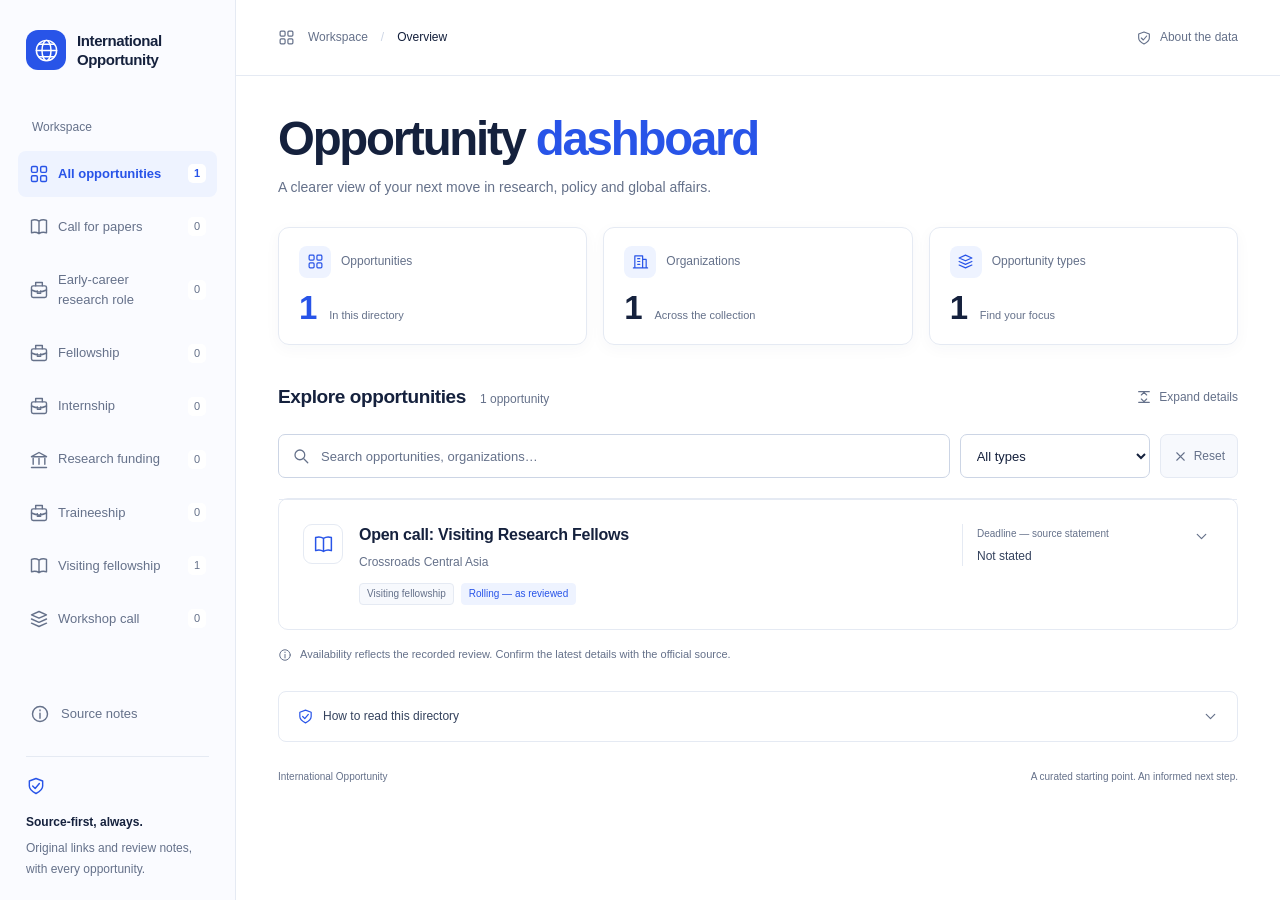
<file: docs/index.html>
<!doctype html>
<html lang="en">
<head>
  <meta charset="utf-8">
  <meta name="viewport" content="width=device-width, initial-scale=1">
  <meta name="description" content="Explore a curated directory of international research, funding and policy opportunities, with original sources and review notes.">
  <title>Opportunity dashboard — International Opportunity</title>
  <link rel="stylesheet" href="beta.css">
</head>
<body>
  <svg class="icon-library" xmlns="http://www.w3.org/2000/svg" aria-hidden="true">
    <symbol id="i-globe" viewBox="0 0 24 24"><circle cx="12" cy="12" r="9"/><ellipse cx="12" cy="12" rx="4" ry="9"/><path d="M3 12h18M5 6.5h14M5 17.5h14"/></symbol>
    <symbol id="i-grid" viewBox="0 0 24 24"><rect x="3" y="3" width="7" height="7" rx="1.5"/><rect x="14" y="3" width="7" height="7" rx="1.5"/><rect x="3" y="14" width="7" height="7" rx="1.5"/><rect x="14" y="14" width="7" height="7" rx="1.5"/></symbol>
    <symbol id="i-search" viewBox="0 0 24 24"><circle cx="10.5" cy="10.5" r="6.5"/><path d="m16 16 5 5"/></symbol>
    <symbol id="i-book" viewBox="0 0 24 24"><path d="M12 5c-3-2-6-2-9-1v15c3-1 6-1 9 1 3-2 6-2 9-1V4c-3-1-6-1-9 1v15Z"/></symbol>
    <symbol id="i-grant" viewBox="0 0 24 24"><path d="m3 8 9-5 9 5M3 21h18M5 10v7m7-7v7m7-7v7M4 8h16"/></symbol>
    <symbol id="i-briefcase" viewBox="0 0 24 24"><rect x="3" y="7" width="18" height="14" rx="2"/><path d="M8 7V3h8v4M3 12c6 3 12 3 18 0M10 13v3h4v-3"/></symbol>
    <symbol id="i-layers" viewBox="0 0 24 24"><path d="m3 7 9-4 9 4-9 4-9-4Zm0 5 9 4 9-4M3 17l9 4 9-4"/></symbol>
    <symbol id="i-building" viewBox="0 0 24 24"><path d="M4 21V4h11v17M15 9h5v12M2 21h20M8 8h3M8 12h3M8 16h3"/></symbol>
    <symbol id="i-shield" viewBox="0 0 24 24"><path d="m12 3 8 3v6c0 5-8 9-8 9s-8-4-8-9V6l8-3Z"/><path d="m8 12 3 3 5-6"/></symbol>
    <symbol id="i-info" viewBox="0 0 24 24"><circle cx="12" cy="12" r="9"/><path d="M12 11v6M12 7v1"/></symbol>
    <symbol id="i-chevron" viewBox="0 0 24 24"><path d="m6 9 6 6 6-6"/></symbol>
    <symbol id="i-external" viewBox="0 0 24 24"><path d="M14 4h6v6M20 4 10 14M10 4H4v16h16v-6"/></symbol>
    <symbol id="i-close" viewBox="0 0 24 24"><path d="m6 6 12 12M6 18 18 6"/></symbol>
    <symbol id="i-expand" viewBox="0 0 24 24"><path d="M4 4h16M4 20h16m-12-11 4-4 4 4m-8 6 4 4 4-4"/></symbol>
  </svg>
  <a class="skip-link" href="#browse">Skip to opportunities</a>
  <div class="app-shell" id="top">
    <aside class="sidebar" aria-label="Directory navigation">
      <a class="brand" href="#top" aria-label="International Opportunity home">
        <span class="brand-symbol"><svg class="icon" aria-hidden="true"><use href="#i-globe"/></svg></span>
        <span class="brand-name">International <br>Opportunity</span>
      </a>
      <div class="nav-section-label">Workspace</div>
      <nav class="navigation" aria-label="Opportunity categories">
        <button class="nav-type active" type="button" data-type="" aria-pressed="true" aria-label="All opportunities">
          <svg class="icon" aria-hidden="true"><use href="#i-grid"/></svg><span class="nav-label">All opportunities</span><span class="nav-count">12</span>
        </button>
        <button class="nav-type" type="button" data-type="Call for papers" aria-pressed="false" aria-label="Call for papers"><svg class="icon" aria-hidden="true"><use href="#i-book"/></svg><span class="nav-label">Call for papers</span><span class="nav-count">2</span></button><button class="nav-type" type="button" data-type="Early-career research role" aria-pressed="false" aria-label="Early-career research role"><svg class="icon" aria-hidden="true"><use href="#i-briefcase"/></svg><span class="nav-label">Early-career research role</span><span class="nav-count">2</span></button><button class="nav-type" type="button" data-type="Fellowship" aria-pressed="false" aria-label="Fellowship"><svg class="icon" aria-hidden="true"><use href="#i-briefcase"/></svg><span class="nav-label">Fellowship</span><span class="nav-count">1</span></button><button class="nav-type" type="button" data-type="Internship" aria-pressed="false" aria-label="Internship"><svg class="icon" aria-hidden="true"><use href="#i-briefcase"/></svg><span class="nav-label">Internship</span><span class="nav-count">2</span></button><button class="nav-type" type="button" data-type="Research funding" aria-pressed="false" aria-label="Research funding"><svg class="icon" aria-hidden="true"><use href="#i-grant"/></svg><span class="nav-label">Research funding</span><span class="nav-count">2</span></button><button class="nav-type" type="button" data-type="Traineeship" aria-pressed="false" aria-label="Traineeship"><svg class="icon" aria-hidden="true"><use href="#i-briefcase"/></svg><span class="nav-label">Traineeship</span><span class="nav-count">1</span></button><button class="nav-type" type="button" data-type="Visiting fellowship" aria-pressed="false" aria-label="Visiting fellowship"><svg class="icon" aria-hidden="true"><use href="#i-book"/></svg><span class="nav-label">Visiting fellowship</span><span class="nav-count">1</span></button><button class="nav-type" type="button" data-type="Workshop call" aria-pressed="false" aria-label="Workshop call"><svg class="icon" aria-hidden="true"><use href="#i-layers"/></svg><span class="nav-label">Workshop call</span><span class="nav-count">1</span></button>
      </nav>
      <div class="sidebar-bottom">
        <a class="notes-link" href="#about"><svg class="icon" aria-hidden="true"><use href="#i-info"/></svg><span>Source notes</span></a>
        <div class="source-note"><svg class="icon" aria-hidden="true"><use href="#i-shield"/></svg><strong>Source-first, always.</strong><p>Original links and review notes, with every opportunity.</p></div>
        <div class="sidebar-foot"><span>International Opportunity</span><span class="beta-label">Beta</span></div>
      </div>
    </aside>
    <div class="workspace">
      <header class="topbar"><div class="breadcrumb"><svg class="icon" aria-hidden="true"><use href="#i-grid"/></svg><span>Workspace</span><span class="breadcrumb-divider">/</span><strong>Overview</strong></div><a href="#about" class="topbar-note"><svg class="icon" aria-hidden="true"><use href="#i-shield"/></svg>About the data</a></header>
      <div class="workspace-content">
        <section class="page-heading" aria-labelledby="page-title"><h1 id="page-title">Opportunity <span>dashboard</span></h1><p>A clearer view of your next move in research, policy and global affairs.</p></section>
        <section class="metrics" aria-label="Directory overview">
          <div class="metric stat"><div class="metric-label"><span class="metric-icon"><svg class="icon" aria-hidden="true"><use href="#i-grid"/></svg></span>Opportunities</div><div class="metric-value"><strong id="total-count">12</strong><span>In this directory</span></div></div>
          <div class="metric"><div class="metric-label"><span class="metric-icon"><svg class="icon" aria-hidden="true"><use href="#i-building"/></svg></span>Organizations</div><div class="metric-value"><strong id="organization-count">11</strong><span>Across the collection</span></div></div>
          <div class="metric"><div class="metric-label"><span class="metric-icon"><svg class="icon" aria-hidden="true"><use href="#i-layers"/></svg></span>Opportunity types</div><div class="metric-value"><strong id="type-count">8</strong><span>Find your focus</span></div></div>
        </section>
        <main id="browse" tabindex="-1">
          <div class="directory-heading"><div><h2>Explore opportunities</h2><p id="count" role="status" aria-live="polite" aria-atomic="true">12 opportunities</p></div><button class="text-button" id="expand-all" type="button" hidden><svg class="icon" aria-hidden="true"><use href="#i-expand"/></svg><span>Expand details</span></button></div>
          <section class="toolbar" aria-label="Filter opportunities">
            <label class="search-label" for="search"><span class="sr-only">Search the directory</span><svg class="icon" aria-hidden="true"><use href="#i-search"/></svg><input id="search" type="search" placeholder="Search opportunities, organizations…" autocomplete="off" aria-controls="list"></label>
            <label class="type-label" for="type"><span class="sr-only">Opportunity type</span><select id="type" aria-controls="list"><option value="">All types</option><option>Call for papers</option><option>Early-career research role</option><option>Fellowship</option><option>Internship</option><option>Research funding</option><option>Traineeship</option><option>Visiting fellowship</option><option>Workshop call</option></select></label>
            <button class="reset-button" id="reset" type="button" disabled><svg class="icon" aria-hidden="true"><use href="#i-close"/></svg>Reset</button>
          </section>
          <noscript><p class="noscript-notice">Enable JavaScript to search and filter. Expand any listing below to read its details; confirm deadlines with the official source.</p></noscript>
          <div class="list" id="list"><article class="card" data-expires="2026-11-15T11:00:00+00:00" data-search="validated-opportunity:d244c81e872682e91ee8a5f43c5d8ff407a2e12aeb01e2d702b61a2381c13c65 policy and political affairs trainee epp group traineeship needs verification open 15.11.2026 12:00 (cet) needs verification needs verification https://www.eppgroup.eu/who-we-are/traineeships-programmes/policy-and-political-affairs-trainee  verified official source; current application evidence reviewed 2026-11-01 2026-11-01" data-type="Traineeship" data-organization="EPP Group"><details class="record"><summary class="record-summary"><span class="record-icon"><svg class="icon" aria-hidden="true"><use href="#i-briefcase"/></svg></span><div class="record-heading"><h3 class="title">Policy and Political Affairs Trainee</h3><p class="organization">EPP Group</p><div class="chips"><span class="chip">Traineeship</span><span class="chip status">Open — as reviewed</span></div></div><div class="deadline"><span>Deadline — source statement</span><strong>15.11.2026 12:00 (CET)</strong></div><svg class="icon chevron" aria-hidden="true"><use href="#i-chevron"/></svg></summary><div class="details"><div class="detail-grid"><div class="field"><b>Organization</b><span>EPP Group</span></div><div class="field unresolved"><b>Geography</b><span>Needs verification</span></div><div class="field unresolved"><b>Funding — source statement</b><span>Needs verification</span></div><div class="field unresolved"><b>Eligibility</b><span>Needs verification</span></div></div><div class="card-footer"><div><p class="verification"><svg class="icon" aria-hidden="true"><use href="#i-shield"/></svg>Verified official source; current application evidence reviewed</p><p class="meta-check"><span>Source last checked: 2026-11-01</span><span>Reviewed: 2026-11-01</span></p></div><div class="links"><a href="https://www.eppgroup.eu/who-we-are/traineeships-programmes/policy-and-political-affairs-trainee" target="_blank" rel="noopener noreferrer">Official details<svg class="icon" aria-hidden="true"><use href="#i-external"/></svg><span class="sr-only"> (opens in a new tab)</span></a></div></div></div></details></article>
<article class="card" data-expires="2026-11-08T22:59:00+00:00" data-search="validated-opportunity:25255271fac04f89221ba8f177fab171eb3f6ff8993e08e41f18c4a8f3c79b84 research assistant – green transition and sustainable societies centre for european policy studies early-career research role needs verification rolling 8 november 2026, 23:59 cet needs verification needs verification https://cdn.ceps.eu/2026/10/ercc_vacancy_research-assistant_october-2026.pdf  verified official source; current application evidence reviewed 2026-11-01 2026-11-01" data-type="Early-career research role" data-organization="Centre for European Policy Studies"><details class="record"><summary class="record-summary"><span class="record-icon"><svg class="icon" aria-hidden="true"><use href="#i-briefcase"/></svg></span><div class="record-heading"><h3 class="title">Research Assistant – Green transition and sustainable societies</h3><p class="organization">Centre for European Policy Studies</p><div class="chips"><span class="chip">Early-career research role</span><span class="chip status">Rolling — as reviewed</span></div></div><div class="deadline"><span>Deadline — source statement</span><strong>8 November 2026, 23:59 CET</strong></div><svg class="icon chevron" aria-hidden="true"><use href="#i-chevron"/></svg></summary><div class="details"><div class="detail-grid"><div class="field"><b>Organization</b><span>Centre for European Policy Studies</span></div><div class="field unresolved"><b>Geography</b><span>Needs verification</span></div><div class="field unresolved"><b>Funding — source statement</b><span>Needs verification</span></div><div class="field unresolved"><b>Eligibility</b><span>Needs verification</span></div></div><div class="card-footer"><div><p class="verification"><svg class="icon" aria-hidden="true"><use href="#i-shield"/></svg>Verified official source; current application evidence reviewed</p><p class="meta-check"><span>Source last checked: 2026-11-01</span><span>Reviewed: 2026-11-01</span></p></div><div class="links"><a href="https://cdn.ceps.eu/2026/10/ERCC_Vacancy_Research-Assistant_October-2026.pdf" target="_blank" rel="noopener noreferrer">Official details<svg class="icon" aria-hidden="true"><use href="#i-external"/></svg><span class="sr-only"> (opens in a new tab)</span></a></div></div></div></details></article>
<article class="card" data-expires="2026-11-08T22:59:00+00:00" data-search="validated-opportunity:626e47471c046580b785a8bdc3d72cfc1575cf733df90f0b5305b52e402eab95 research assistant – enlargement programme centre for european policy studies early-career research role needs verification rolling 8 november 2026, 23:59 cet needs verification needs verification https://cdn.ceps.eu/2026/10/job-advert-enlargement-programme.pdf  verified official source; current application evidence reviewed 2026-11-01 2026-11-01" data-type="Early-career research role" data-organization="Centre for European Policy Studies"><details class="record"><summary class="record-summary"><span class="record-icon"><svg class="icon" aria-hidden="true"><use href="#i-briefcase"/></svg></span><div class="record-heading"><h3 class="title">Research Assistant – Enlargement Programme</h3><p class="organization">Centre for European Policy Studies</p><div class="chips"><span class="chip">Early-career research role</span><span class="chip status">Rolling — as reviewed</span></div></div><div class="deadline"><span>Deadline — source statement</span><strong>8 November 2026, 23:59 CET</strong></div><svg class="icon chevron" aria-hidden="true"><use href="#i-chevron"/></svg></summary><div class="details"><div class="detail-grid"><div class="field"><b>Organization</b><span>Centre for European Policy Studies</span></div><div class="field unresolved"><b>Geography</b><span>Needs verification</span></div><div class="field unresolved"><b>Funding — source statement</b><span>Needs verification</span></div><div class="field unresolved"><b>Eligibility</b><span>Needs verification</span></div></div><div class="card-footer"><div><p class="verification"><svg class="icon" aria-hidden="true"><use href="#i-shield"/></svg>Verified official source; current application evidence reviewed</p><p class="meta-check"><span>Source last checked: 2026-11-01</span><span>Reviewed: 2026-11-01</span></p></div><div class="links"><a href="https://cdn.ceps.eu/2026/10/Job-advert-enlargement-programme.pdf" target="_blank" rel="noopener noreferrer">Official details<svg class="icon" aria-hidden="true"><use href="#i-external"/></svg><span class="sr-only"> (opens in a new tab)</span></a></div></div></div></details></article>
<article class="card" data-expires="2026-11-09T12:00:00+00:00" data-search="validated-opportunity:c5f6762c0c3c9b46e62865f5455173de5cbd1fd9c496ff648135443400f6aedc internship opportunities at isdp – spring 2027 institute for security and development policy internship needs verification open november 8, 2026 needs verification needs verification https://www.isdp.eu/internship-opportunities-at-isdp-spring-2027/  verified official source; current application evidence reviewed 2026-11-01 2026-11-01" data-type="Internship" data-organization="Institute for Security and Development Policy"><details class="record"><summary class="record-summary"><span class="record-icon"><svg class="icon" aria-hidden="true"><use href="#i-briefcase"/></svg></span><div class="record-heading"><h3 class="title">Internship Opportunities at ISDP – Spring 2027</h3><p class="organization">Institute for Security and Development Policy</p><div class="chips"><span class="chip">Internship</span><span class="chip status">Open — as reviewed</span></div></div><div class="deadline"><span>Deadline — source statement</span><strong>November 8, 2026</strong></div><svg class="icon chevron" aria-hidden="true"><use href="#i-chevron"/></svg></summary><div class="details"><div class="detail-grid"><div class="field"><b>Organization</b><span>Institute for Security and Development Policy</span></div><div class="field unresolved"><b>Geography</b><span>Needs verification</span></div><div class="field unresolved"><b>Funding — source statement</b><span>Needs verification</span></div><div class="field unresolved"><b>Eligibility</b><span>Needs verification</span></div></div><div class="card-footer"><div><p class="verification"><svg class="icon" aria-hidden="true"><use href="#i-shield"/></svg>Verified official source; current application evidence reviewed</p><p class="meta-check"><span>Source last checked: 2026-11-01</span><span>Reviewed: 2026-11-01</span></p></div><div class="links"><a href="https://www.isdp.eu/internship-opportunities-at-isdp-spring-2027/" target="_blank" rel="noopener noreferrer">Official details<svg class="icon" aria-hidden="true"><use href="#i-external"/></svg><span class="sr-only"> (opens in a new tab)</span></a></div></div></div></details></article>
<article class="card" data-expires="2026-11-15T22:59:00+00:00" data-search="validated-opportunity:86f8d483b58419c2a019e5035515559467481e9f9362d145e363ac3967111f66 project communications and impact stockholm environment institute internship needs verification open 15 november 2026 at 23:59 stockholm time needs verification needs verification https://www.sei.org/people/jobs/project-communications-internship/  verified official source; current application evidence reviewed 2026-11-01 2026-11-01" data-type="Internship" data-organization="Stockholm Environment Institute"><details class="record"><summary class="record-summary"><span class="record-icon"><svg class="icon" aria-hidden="true"><use href="#i-briefcase"/></svg></span><div class="record-heading"><h3 class="title">Project communications and impact</h3><p class="organization">Stockholm Environment Institute</p><div class="chips"><span class="chip">Internship</span><span class="chip status">Open — as reviewed</span></div></div><div class="deadline"><span>Deadline — source statement</span><strong>15 November 2026 at 23:59 Stockholm time</strong></div><svg class="icon chevron" aria-hidden="true"><use href="#i-chevron"/></svg></summary><div class="details"><div class="detail-grid"><div class="field"><b>Organization</b><span>Stockholm Environment Institute</span></div><div class="field unresolved"><b>Geography</b><span>Needs verification</span></div><div class="field unresolved"><b>Funding — source statement</b><span>Needs verification</span></div><div class="field unresolved"><b>Eligibility</b><span>Needs verification</span></div></div><div class="card-footer"><div><p class="verification"><svg class="icon" aria-hidden="true"><use href="#i-shield"/></svg>Verified official source; current application evidence reviewed</p><p class="meta-check"><span>Source last checked: 2026-11-01</span><span>Reviewed: 2026-11-01</span></p></div><div class="links"><a href="https://www.sei.org/people/jobs/project-communications-internship/" target="_blank" rel="noopener noreferrer">Official details<svg class="icon" aria-hidden="true"><use href="#i-external"/></svg><span class="sr-only"> (opens in a new tab)</span></a></div></div></div></details></article>
<article class="card" data-expires="2026-11-05T12:00:00+00:00" data-search="validated-opportunity:886d725af213fd38f9a6ab5836ae73be2e6549ca9f96460d12d50d114afdbf50 2027 ipsa world congress international political science association call for papers needs verification open 4 november 2026 needs verification needs verification https://www.ipsa.org/na/news/call-papers-2027-ipsa-world-congress-now-open  verified official source; current application evidence reviewed 2026-11-01 2026-11-01" data-type="Call for papers" data-organization="International Political Science Association"><details class="record"><summary class="record-summary"><span class="record-icon"><svg class="icon" aria-hidden="true"><use href="#i-book"/></svg></span><div class="record-heading"><h3 class="title">2027 IPSA World Congress</h3><p class="organization">International Political Science Association</p><div class="chips"><span class="chip">Call for papers</span><span class="chip status">Open — as reviewed</span></div></div><div class="deadline"><span>Deadline — source statement</span><strong>4 November 2026</strong></div><svg class="icon chevron" aria-hidden="true"><use href="#i-chevron"/></svg></summary><div class="details"><div class="detail-grid"><div class="field"><b>Organization</b><span>International Political Science Association</span></div><div class="field unresolved"><b>Geography</b><span>Needs verification</span></div><div class="field unresolved"><b>Funding — source statement</b><span>Needs verification</span></div><div class="field unresolved"><b>Eligibility</b><span>Needs verification</span></div></div><div class="card-footer"><div><p class="verification"><svg class="icon" aria-hidden="true"><use href="#i-shield"/></svg>Verified official source; current application evidence reviewed</p><p class="meta-check"><span>Source last checked: 2026-11-01</span><span>Reviewed: 2026-11-01</span></p></div><div class="links"><a href="https://www.ipsa.org/na/news/call-papers-2027-ipsa-world-congress-now-open" target="_blank" rel="noopener noreferrer">Official details<svg class="icon" aria-hidden="true"><use href="#i-external"/></svg><span class="sr-only"> (opens in a new tab)</span></a></div></div></div></details></article>
<article class="card" data-expires="2026-11-07T12:00:00+00:00" data-search="validated-opportunity:0ab2a0d9c995cd9b03cfc07f8cf44a33ffa183c2f56fc31b876c73dde1b427f2 living together with fragments: methods, themes, and theories bisa call for papers needs verification open 6 november 2026 needs verification needs verification https://www.bisa.ac.uk/members/working-groups/cawp/news/call-papers-living-together-fragments-methods-themes-and-theories  verified official source; current application evidence reviewed 2026-11-01 2026-11-01" data-type="Call for papers" data-organization="BISA"><details class="record"><summary class="record-summary"><span class="record-icon"><svg class="icon" aria-hidden="true"><use href="#i-book"/></svg></span><div class="record-heading"><h3 class="title">Living together with fragments: Methods, themes, and theories</h3><p class="organization">BISA</p><div class="chips"><span class="chip">Call for papers</span><span class="chip status">Open — as reviewed</span></div></div><div class="deadline"><span>Deadline — source statement</span><strong>6 November 2026</strong></div><svg class="icon chevron" aria-hidden="true"><use href="#i-chevron"/></svg></summary><div class="details"><div class="detail-grid"><div class="field"><b>Organization</b><span>BISA</span></div><div class="field unresolved"><b>Geography</b><span>Needs verification</span></div><div class="field unresolved"><b>Funding — source statement</b><span>Needs verification</span></div><div class="field unresolved"><b>Eligibility</b><span>Needs verification</span></div></div><div class="card-footer"><div><p class="verification"><svg class="icon" aria-hidden="true"><use href="#i-shield"/></svg>Verified official source; current application evidence reviewed</p><p class="meta-check"><span>Source last checked: 2026-11-01</span><span>Reviewed: 2026-11-01</span></p></div><div class="links"><a href="https://www.bisa.ac.uk/members/working-groups/cawp/news/call-papers-living-together-fragments-methods-themes-and-theories" target="_blank" rel="noopener noreferrer">Official details<svg class="icon" aria-hidden="true"><use href="#i-external"/></svg><span class="sr-only"> (opens in a new tab)</span></a></div></div></div></details></article>
<article class="card" data-expires="2026-11-24T12:00:00+00:00" data-search="validated-opportunity:de0f8a6993855233663b5b7da8251a0f8b17cff72fc3aa5f5750d42b1f049aec ewis 2027 european international studies association workshop call needs verification open 23 november 2026 needs verification needs verification https://eisa-net.org/ewis-2027/call-for-workshop-proposals/  verified official source; current application evidence reviewed 2026-11-01 2026-11-01" data-type="Workshop call" data-organization="European International Studies Association"><details class="record"><summary class="record-summary"><span class="record-icon"><svg class="icon" aria-hidden="true"><use href="#i-layers"/></svg></span><div class="record-heading"><h3 class="title">EWIS 2027</h3><p class="organization">European International Studies Association</p><div class="chips"><span class="chip">Workshop call</span><span class="chip status">Open — as reviewed</span></div></div><div class="deadline"><span>Deadline — source statement</span><strong>23 November 2026</strong></div><svg class="icon chevron" aria-hidden="true"><use href="#i-chevron"/></svg></summary><div class="details"><div class="detail-grid"><div class="field"><b>Organization</b><span>European International Studies Association</span></div><div class="field unresolved"><b>Geography</b><span>Needs verification</span></div><div class="field unresolved"><b>Funding — source statement</b><span>Needs verification</span></div><div class="field unresolved"><b>Eligibility</b><span>Needs verification</span></div></div><div class="card-footer"><div><p class="verification"><svg class="icon" aria-hidden="true"><use href="#i-shield"/></svg>Verified official source; current application evidence reviewed</p><p class="meta-check"><span>Source last checked: 2026-11-01</span><span>Reviewed: 2026-11-01</span></p></div><div class="links"><a href="https://eisa-net.org/ewis-2027/call-for-workshop-proposals/" target="_blank" rel="noopener noreferrer">Official details<svg class="icon" aria-hidden="true"><use href="#i-external"/></svg><span class="sr-only"> (opens in a new tab)</span></a></div></div></div></details></article>
<article class="card" data-expires="2026-11-12T12:00:00+00:00" data-search="validated-opportunity:bc8817470ba085151044110190990d692a85a51ab3d1c223fe1a35ef64222d7f 2027 dalai lama fellows program dalai lama fellows fellowship needs verification open november 11, 2026 needs verification needs verification https://dalailamafellows.com/apply/  verified official source; current application evidence reviewed 2026-11-01 2026-11-01" data-type="Fellowship" data-organization="Dalai Lama Fellows"><details class="record"><summary class="record-summary"><span class="record-icon"><svg class="icon" aria-hidden="true"><use href="#i-briefcase"/></svg></span><div class="record-heading"><h3 class="title">2027 Dalai Lama Fellows program</h3><p class="organization">Dalai Lama Fellows</p><div class="chips"><span class="chip">Fellowship</span><span class="chip status">Open — as reviewed</span></div></div><div class="deadline"><span>Deadline — source statement</span><strong>November 11, 2026</strong></div><svg class="icon chevron" aria-hidden="true"><use href="#i-chevron"/></svg></summary><div class="details"><div class="detail-grid"><div class="field"><b>Organization</b><span>Dalai Lama Fellows</span></div><div class="field unresolved"><b>Geography</b><span>Needs verification</span></div><div class="field unresolved"><b>Funding — source statement</b><span>Needs verification</span></div><div class="field unresolved"><b>Eligibility</b><span>Needs verification</span></div></div><div class="card-footer"><div><p class="verification"><svg class="icon" aria-hidden="true"><use href="#i-shield"/></svg>Verified official source; current application evidence reviewed</p><p class="meta-check"><span>Source last checked: 2026-11-01</span><span>Reviewed: 2026-11-01</span></p></div><div class="links"><a href="https://dalailamafellows.com/apply/" target="_blank" rel="noopener noreferrer">Official details<svg class="icon" aria-hidden="true"><use href="#i-external"/></svg><span class="sr-only"> (opens in a new tab)</span></a></div></div></div></details></article>
<article class="card" data-expires="2026-11-03T12:00:00+00:00" data-search="validated-opportunity:fb0e7d7f0d23566262cc184bab20ae5a4a8b5f33b94ccdfd82b7b1cbb2487fc6 summer 2027 graduate global research fellows halle institute for global research and learning research funding needs verification open 11:59pm, monday, november 2, 2026 the program will fund up to twelve grants with maximum awards of $5,000/grant. needs verification https://halle.emory.edu/students/graduateglobalresearchfellows.html  verified official source; current application evidence reviewed 2026-11-01 2026-11-01" data-type="Research funding" data-organization="Halle Institute for Global Research and Learning"><details class="record"><summary class="record-summary"><span class="record-icon"><svg class="icon" aria-hidden="true"><use href="#i-grant"/></svg></span><div class="record-heading"><h3 class="title">Summer 2027 Graduate Global Research Fellows</h3><p class="organization">Halle Institute for Global Research and Learning</p><div class="chips"><span class="chip">Research funding</span><span class="chip status">Open — as reviewed</span></div></div><div class="deadline"><span>Deadline — source statement</span><strong>11:59pm, Monday, November 2, 2026</strong></div><svg class="icon chevron" aria-hidden="true"><use href="#i-chevron"/></svg></summary><div class="details"><div class="detail-grid"><div class="field"><b>Organization</b><span>Halle Institute for Global Research and Learning</span></div><div class="field unresolved"><b>Geography</b><span>Needs verification</span></div><div class="field"><b>Funding — source statement</b><span>The program will fund up to twelve grants with maximum awards of $5,000/grant.</span></div><div class="field unresolved"><b>Eligibility</b><span>Needs verification</span></div></div><div class="card-footer"><div><p class="verification"><svg class="icon" aria-hidden="true"><use href="#i-shield"/></svg>Verified official source; current application evidence reviewed</p><p class="meta-check"><span>Source last checked: 2026-11-01</span><span>Reviewed: 2026-11-01</span></p></div><div class="links"><a href="https://halle.emory.edu/students/graduateglobalresearchfellows.html" target="_blank" rel="noopener noreferrer">Official details<svg class="icon" aria-hidden="true"><use href="#i-external"/></svg><span class="sr-only"> (opens in a new tab)</span></a></div></div></div></details></article>
<article class="card" data-expires="2026-11-17T07:59:00+00:00" data-search="validated-opportunity:835aa367c1e229a15fdce0e9aa3a9d8e71bf97fa61b99168e14bfd3fd414c588 global perspectives awards global studies research funding needs verification open applications for winter break/quarter are due by 11:59 p.m. (pacific time) on november 16, 2026. awards are up to $4,000. needs verification https://sgs.stanford.edu/programs-funding/funding-students/global-perspectives-awards  verified official source; current application evidence reviewed 2026-11-01 2026-11-01" data-type="Research funding" data-organization="Global Studies"><details class="record"><summary class="record-summary"><span class="record-icon"><svg class="icon" aria-hidden="true"><use href="#i-grant"/></svg></span><div class="record-heading"><h3 class="title">Global Perspectives Awards</h3><p class="organization">Global Studies</p><div class="chips"><span class="chip">Research funding</span><span class="chip status">Open — as reviewed</span></div></div><div class="deadline"><span>Deadline — source statement</span><strong>Applications for winter break/quarter are due by 11:59 p.m. (Pacific time) on November 16, 2026.</strong></div><svg class="icon chevron" aria-hidden="true"><use href="#i-chevron"/></svg></summary><div class="details"><div class="detail-grid"><div class="field"><b>Organization</b><span>Global Studies</span></div><div class="field unresolved"><b>Geography</b><span>Needs verification</span></div><div class="field"><b>Funding — source statement</b><span>Awards are up to $4,000.</span></div><div class="field unresolved"><b>Eligibility</b><span>Needs verification</span></div></div><div class="card-footer"><div><p class="verification"><svg class="icon" aria-hidden="true"><use href="#i-shield"/></svg>Verified official source; current application evidence reviewed</p><p class="meta-check"><span>Source last checked: 2026-11-01</span><span>Reviewed: 2026-11-01</span></p></div><div class="links"><a href="https://sgs.stanford.edu/programs-funding/funding-students/global-perspectives-awards" target="_blank" rel="noopener noreferrer">Official details<svg class="icon" aria-hidden="true"><use href="#i-external"/></svg><span class="sr-only"> (opens in a new tab)</span></a></div></div></div></details></article>
<article class="card" data-expires="" data-search="validated-opportunity:0cb028c999e1f4aad2a6ed7585560c948729a3b5dd35eaf70bec4fdc9bea17a1 open call: visiting research fellows crossroads central asia visiting fellowship needs verification rolling not stated this is a self-funded position. needs verification https://crossroads-ca.org/open-call-visiting-research-fellows/  verified official source; current application evidence reviewed 2026-11-01 2026-11-01" data-type="Visiting fellowship" data-organization="Crossroads Central Asia"><details class="record"><summary class="record-summary"><span class="record-icon"><svg class="icon" aria-hidden="true"><use href="#i-book"/></svg></span><div class="record-heading"><h3 class="title">Open call: Visiting Research Fellows</h3><p class="organization">Crossroads Central Asia</p><div class="chips"><span class="chip">Visiting fellowship</span><span class="chip status">Rolling — as reviewed</span></div></div><div class="deadline"><span>Deadline — source statement</span><strong>Not stated</strong></div><svg class="icon chevron" aria-hidden="true"><use href="#i-chevron"/></svg></summary><div class="details"><div class="detail-grid"><div class="field"><b>Organization</b><span>Crossroads Central Asia</span></div><div class="field unresolved"><b>Geography</b><span>Needs verification</span></div><div class="field"><b>Funding — source statement</b><span>This is a self-funded position.</span></div><div class="field unresolved"><b>Eligibility</b><span>Needs verification</span></div></div><div class="card-footer"><div><p class="verification"><svg class="icon" aria-hidden="true"><use href="#i-shield"/></svg>Verified official source; current application evidence reviewed</p><p class="meta-check"><span>Source last checked: 2026-11-01</span><span>Reviewed: 2026-11-01</span></p></div><div class="links"><a href="https://crossroads-ca.org/open-call-visiting-research-fellows/" target="_blank" rel="noopener noreferrer">Official details<svg class="icon" aria-hidden="true"><use href="#i-external"/></svg><span class="sr-only"> (opens in a new tab)</span></a></div></div></div></details></article></div>
          <section class="empty" id="empty" hidden aria-labelledby="empty-title"><span class="empty-icon"><svg class="icon" aria-hidden="true"><use href="#i-search"/></svg></span><h3 id="empty-title">No current listings to show.</h3><p>Reviewed opportunities will appear here when available.</p><button class="primary-button" id="empty-reset" type="button" hidden>Clear filters</button></section>
          <p class="availability-note"><svg class="icon" aria-hidden="true"><use href="#i-info"/></svg>Availability reflects the recorded review. Confirm the latest details with the official source.</p>
        </main>
        <details class="about-panel" id="about"><summary><svg class="icon" aria-hidden="true"><use href="#i-shield"/></svg><span>How to read this directory</span><svg class="icon chevron" aria-hidden="true"><use href="#i-chevron"/></svg></summary><div><p>Actively curated Beta with incomplete coverage. Opportunity information can change. Confirm final application details on the linked official source.</p><p>Source statements are shown only where supported. “Needs verification” marks an unresolved field, not confirmed eligibility. Check the official call for complete conditions.</p><p>The totals above describe this collection. They do not measure global opportunity coverage.</p></div></details>
        <footer class="site-footer"><span>International Opportunity</span><span>A curated starting point. An informed next step.</span></footer>
      </div>
    </div>
  </div>
  <script>
const search=document.getElementById('search'), type=document.getElementById('type');
const cards=Array.from(document.querySelectorAll('article.card'));
const reset=document.getElementById('reset'), emptyReset=document.getElementById('empty-reset');
const expand=document.getElementById('expand-all'), navButtons=Array.from(document.querySelectorAll('.nav-type'));
function current(card){return !card.dataset.expires || Date.now()<Date.parse(card.dataset.expires);}
function updateExpand(){
  const visible=cards.filter(card=>!card.hidden);
  expand.hidden=visible.length===0;
  expand.querySelector('span').textContent=visible.length&&visible.every(card=>card.querySelector('details').open)?'Collapse details':'Expand details';
}
function filter(){
  const available=cards.filter(current);
  let count=0;
  cards.forEach(card=>{
    card.hidden=!(current(card)&&card.dataset.search.includes(search.value.trim().toLowerCase())&&(!type.value||card.dataset.type===type.value));
    if(!card.hidden)count++;
  });
  document.getElementById('count').textContent=count+(count===1?' opportunity':' opportunities');
  document.getElementById('empty').hidden=count!==0;
  document.getElementById('total-count').textContent=available.length;
  document.getElementById('organization-count').textContent=new Set(available.map(card=>card.dataset.organization)).size;
  document.getElementById('type-count').textContent=new Set(available.map(card=>card.dataset.type)).size;
  navButtons.forEach(button=>{
    const selected=button.dataset.type===type.value;
    button.classList.toggle('active',selected);button.setAttribute('aria-pressed',String(selected));
    button.querySelector('.nav-count').textContent=available.filter(card=>!button.dataset.type||card.dataset.type===button.dataset.type).length;
  });
  reset.disabled=!search.value&&!type.value;
  emptyReset.hidden=reset.disabled;
  document.getElementById('empty-title').textContent=reset.disabled?'No current listings to show.':'No matching opportunities.';
  document.querySelector('#empty p').textContent=reset.disabled?'Reviewed opportunities will appear here when available.':'Try another keyword or clear your filters to explore the directory.';
  updateExpand();
}
function clearFilters(){search.value='';type.value='';filter();search.focus();}
search.addEventListener('input',filter);type.addEventListener('change',filter);
reset.addEventListener('click',clearFilters);emptyReset.addEventListener('click',clearFilters);
navButtons.forEach(button=>button.addEventListener('click',()=>{type.value=button.dataset.type;filter();}));
expand.addEventListener('click',()=>{
  const visible=cards.filter(card=>!card.hidden), open=!visible.every(card=>card.querySelector('details').open);
  visible.forEach(card=>card.querySelector('details').open=open);updateExpand();
});
cards.forEach(card=>card.querySelector('details').addEventListener('toggle',updateExpand));
document.querySelectorAll('a[href="#about"]').forEach(link=>link.addEventListener('click',()=>{document.getElementById('about').open=true;}));
window.addEventListener('focus',filter);setInterval(filter,60000);filter();
  </script>
</body>
</html>
</file>
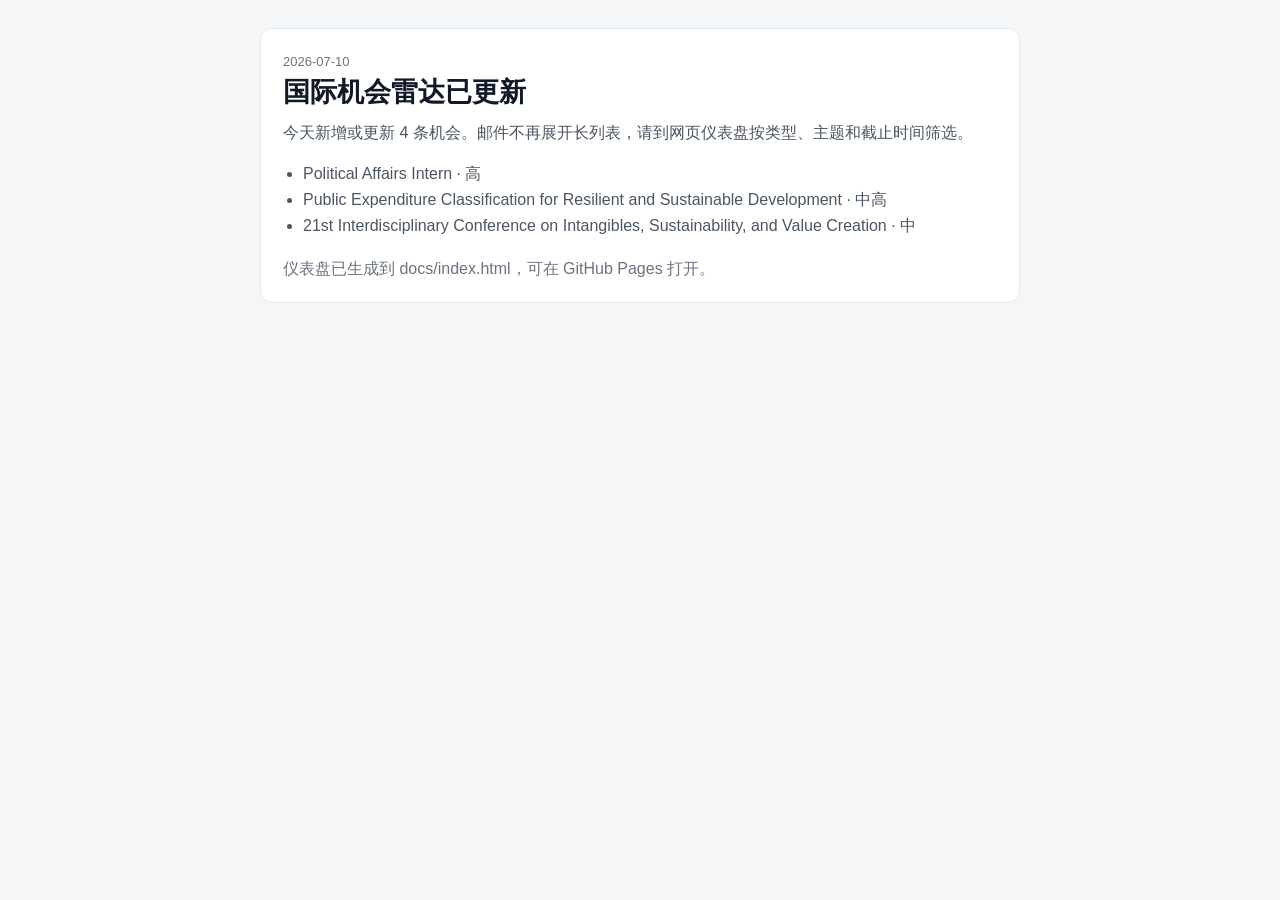
<file: 06-邮件输出/2026-07-10-机会提醒.html>
<!doctype html>
<html lang="zh-CN">
<head>
  <meta charset="utf-8">
  <title>国际机会雷达已更新</title>
</head>
<body style="margin:0;background:#f4f6f8;font-family:-apple-system,BlinkMacSystemFont,'Segoe UI','PingFang SC',sans-serif;line-height:1.65;color:#1f2937;">
  <main style="max-width:760px;margin:0 auto;padding:28px 18px;">
    <header style="background:#ffffff;border:1px solid #e2e8f0;border-radius:12px;padding:22px 22px 20px;margin-bottom:18px;">
      <div style="font-size:13px;color:#6b7280;margin-bottom:4px;">2026-07-10</div>
      <h1 style="font-size:27px;line-height:1.25;margin:0;color:#111827;">国际机会雷达已更新</h1>
      <p style="margin:10px 0 0;color:#4b5563;">今天新增或更新 4 条机会。邮件不再展开长列表，请到网页仪表盘按类型、主题和截止时间筛选。</p>
      <ul style="margin:14px 0 0;padding-left:20px;color:#4b5563;"><li>Political Affairs Intern · 高</li><li>Public Expenditure Classification for Resilient and Sustainable Development · 中高</li><li>21st Interdisciplinary Conference on Intangibles, Sustainability, and Value Creation · 中</li></ul>
      <p style="margin:16px 0 0;color:#6b7280;">仪表盘已生成到 docs/index.html，可在 GitHub Pages 打开。</p>
    </header>
  </main>
</body>
</html>
</file>
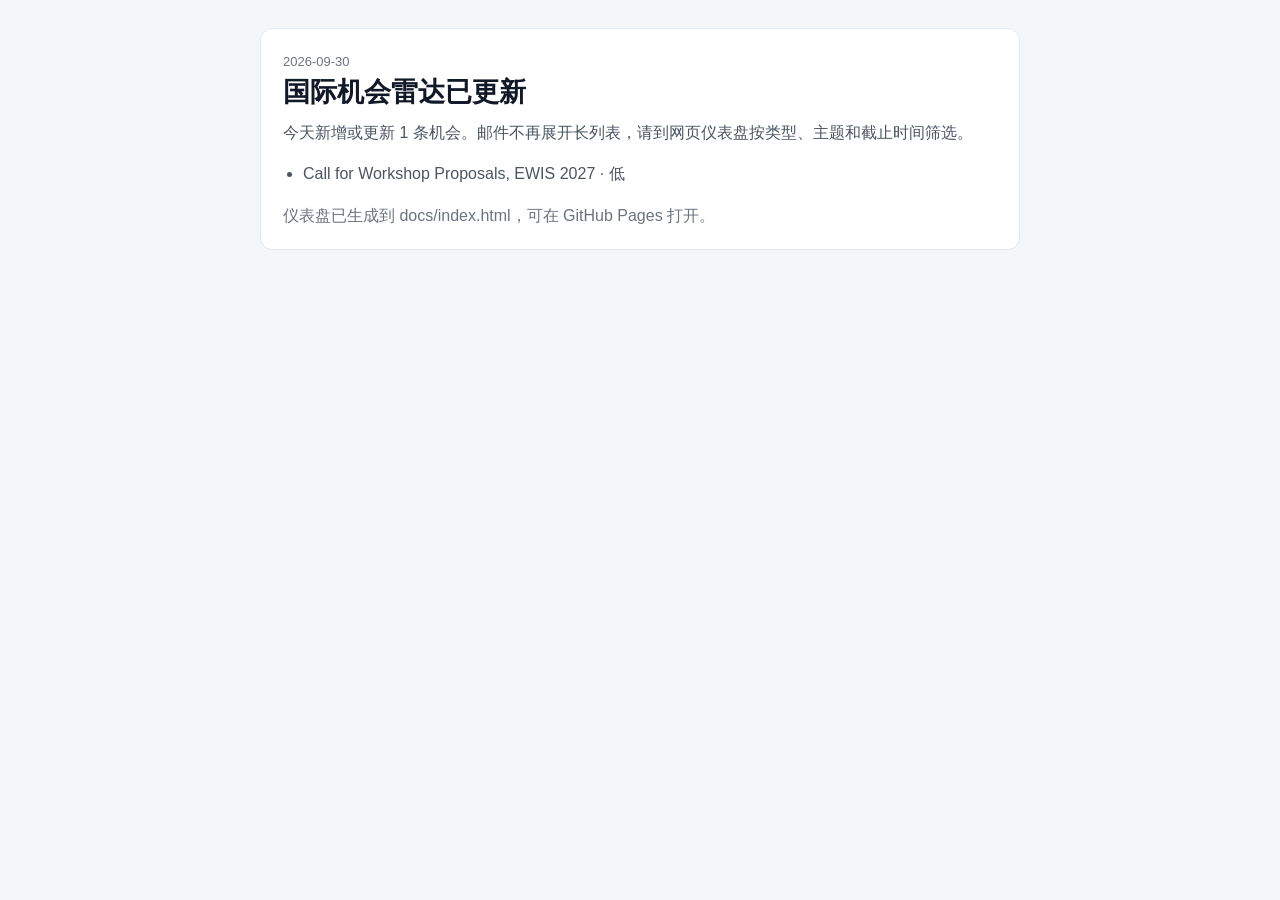
<file: 06-邮件输出/2026-09-30-每周汇总.html>
<!doctype html>
<html lang="zh-CN">
<head>
  <meta charset="utf-8">
  <title>国际机会雷达已更新</title>
</head>
<body style="margin:0;background:#f4f6f8;font-family:-apple-system,BlinkMacSystemFont,'Segoe UI','PingFang SC',sans-serif;line-height:1.65;color:#1f2937;">
  <main style="max-width:760px;margin:0 auto;padding:28px 18px;">
    <header style="background:#ffffff;border:1px solid #e2e8f0;border-radius:12px;padding:22px 22px 20px;margin-bottom:18px;">
      <div style="font-size:13px;color:#6b7280;margin-bottom:4px;">2026-09-30</div>
      <h1 style="font-size:27px;line-height:1.25;margin:0;color:#111827;">国际机会雷达已更新</h1>
      <p style="margin:10px 0 0;color:#4b5563;">今天新增或更新 1 条机会。邮件不再展开长列表，请到网页仪表盘按类型、主题和截止时间筛选。</p>
      <ul style="margin:14px 0 0;padding-left:20px;color:#4b5563;"><li>Call for Workshop Proposals, EWIS 2027 · 低</li></ul>
      <p style="margin:16px 0 0;color:#6b7280;">仪表盘已生成到 docs/index.html，可在 GitHub Pages 打开。</p>
    </header>
  </main>
</body>
</html>
</file>
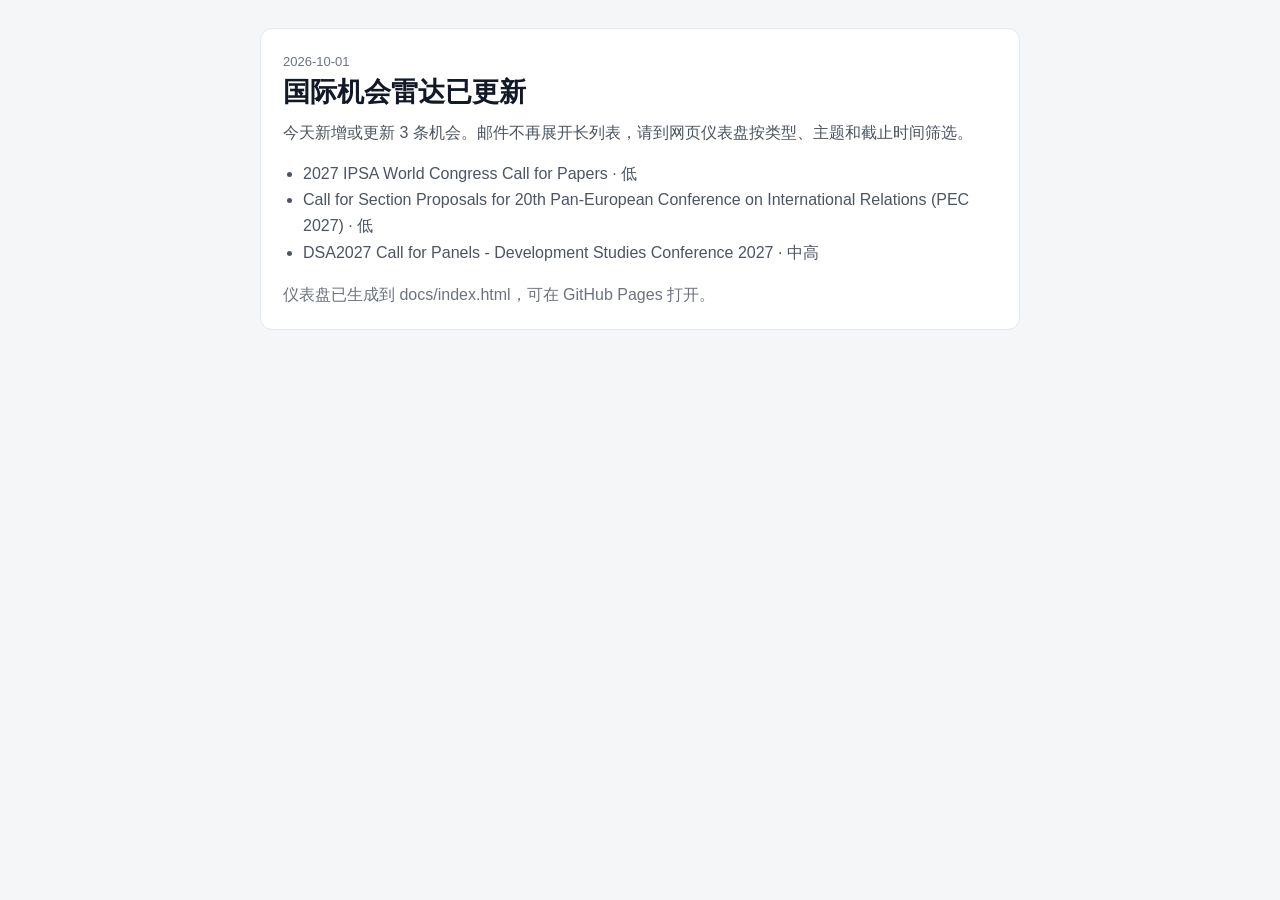
<file: 06-邮件输出/2026-10-01-每周汇总.html>
<!doctype html>
<html lang="zh-CN">
<head>
  <meta charset="utf-8">
  <title>国际机会雷达已更新</title>
</head>
<body style="margin:0;background:#f4f6f8;font-family:-apple-system,BlinkMacSystemFont,'Segoe UI','PingFang SC',sans-serif;line-height:1.65;color:#1f2937;">
  <main style="max-width:760px;margin:0 auto;padding:28px 18px;">
    <header style="background:#ffffff;border:1px solid #e2e8f0;border-radius:12px;padding:22px 22px 20px;margin-bottom:18px;">
      <div style="font-size:13px;color:#6b7280;margin-bottom:4px;">2026-10-01</div>
      <h1 style="font-size:27px;line-height:1.25;margin:0;color:#111827;">国际机会雷达已更新</h1>
      <p style="margin:10px 0 0;color:#4b5563;">今天新增或更新 3 条机会。邮件不再展开长列表，请到网页仪表盘按类型、主题和截止时间筛选。</p>
      <ul style="margin:14px 0 0;padding-left:20px;color:#4b5563;"><li>2027 IPSA World Congress Call for Papers · 低</li><li>Call for Section Proposals for 20th Pan-European Conference on International Relations (PEC 2027) · 低</li><li>DSA2027 Call for Panels - Development Studies Conference 2027 · 中高</li></ul>
      <p style="margin:16px 0 0;color:#6b7280;">仪表盘已生成到 docs/index.html，可在 GitHub Pages 打开。</p>
    </header>
  </main>
</body>
</html>
</file>
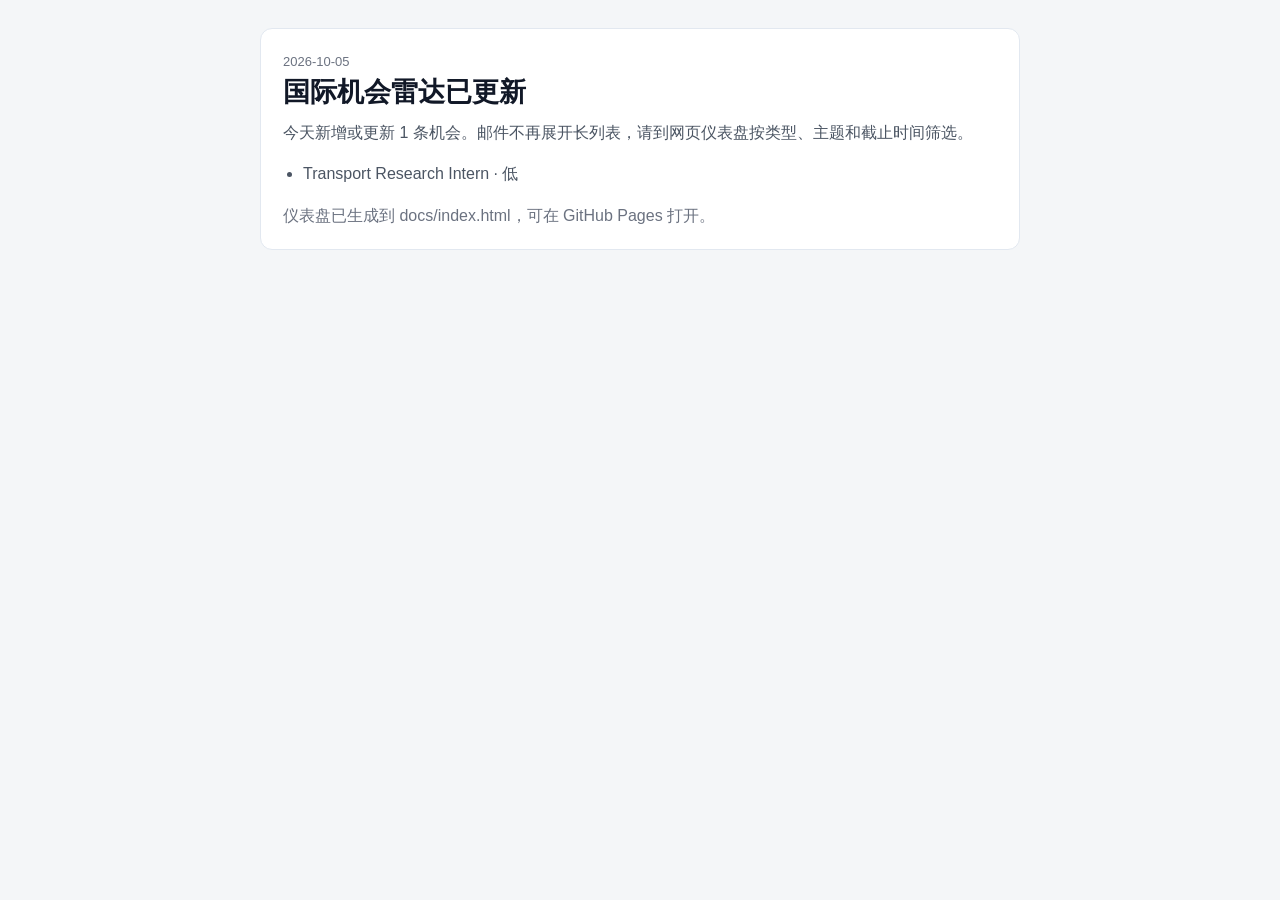
<file: 06-邮件输出/2026-10-05-每周汇总.html>
<!doctype html>
<html lang="zh-CN">
<head>
  <meta charset="utf-8">
  <title>国际机会雷达已更新</title>
</head>
<body style="margin:0;background:#f4f6f8;font-family:-apple-system,BlinkMacSystemFont,'Segoe UI','PingFang SC',sans-serif;line-height:1.65;color:#1f2937;">
  <main style="max-width:760px;margin:0 auto;padding:28px 18px;">
    <header style="background:#ffffff;border:1px solid #e2e8f0;border-radius:12px;padding:22px 22px 20px;margin-bottom:18px;">
      <div style="font-size:13px;color:#6b7280;margin-bottom:4px;">2026-10-05</div>
      <h1 style="font-size:27px;line-height:1.25;margin:0;color:#111827;">国际机会雷达已更新</h1>
      <p style="margin:10px 0 0;color:#4b5563;">今天新增或更新 1 条机会。邮件不再展开长列表，请到网页仪表盘按类型、主题和截止时间筛选。</p>
      <ul style="margin:14px 0 0;padding-left:20px;color:#4b5563;"><li>Transport Research Intern · 低</li></ul>
      <p style="margin:16px 0 0;color:#6b7280;">仪表盘已生成到 docs/index.html，可在 GitHub Pages 打开。</p>
    </header>
  </main>
</body>
</html>
</file>
<file: docs/beta.css>
/* International Opportunity — white and cobalt dashboard. */
:root {
  color-scheme: light;
  --surface:#ffffff;
  --sidebar:#fafbff;
  --ink:#15213d;
  --text:#34425d;
  --muted:#65718a;
  --accent:#2854e8;
  --accent-hover:#1e40bd;
  --blue-wash:#eef3ff;
  --line:#e5eaf3;
  --input-border:#ccd5e5;
  --subtle:#f7f9fd;
  --focus:#2854e8;
  --shadow:0 4px 16px rgba(22,43,85,.035);
  --font:-apple-system,BlinkMacSystemFont,"Segoe UI",Arial,sans-serif;
}
* { box-sizing:border-box; }
html { scroll-padding-top:24px; }
body { margin:0; background:var(--surface); color:var(--text); font:14px/1.55 var(--font); -webkit-font-smoothing:antialiased; }
a { color:inherit; text-underline-offset:4px; }
button,input,select { font:inherit; }
button { cursor:pointer; }
button:disabled { cursor:default; color:var(--muted); background:var(--subtle); border-color:var(--line); }
button:active:not(:disabled) { transform:translateY(1px); }
a:focus-visible,button:focus-visible,input:focus-visible,select:focus-visible,summary:focus-visible,[tabindex]:focus-visible { outline:3px solid var(--focus); outline-offset:4px; }
[hidden] { display:none!important; }
.sr-only { position:absolute; width:1px; height:1px; padding:0; margin:-1px; overflow:hidden; clip-path:inset(50%); white-space:nowrap; border:0; }
.icon-library { position:absolute; width:0; height:0; overflow:hidden; }
.icon { width:20px; height:20px; fill:none; stroke:currentColor; stroke-width:1.7; stroke-linecap:round; stroke-linejoin:round; flex-shrink:0; }
.skip-link { position:absolute; z-index:20; top:12px; left:16px; padding:12px 18px; color:var(--surface); background:var(--accent); transform:translateY(-160%); border-radius:6px; }
.skip-link:focus { transform:translateY(0); }
.app-shell { max-width:1680px; margin:auto; display:grid; grid-template-columns:236px minmax(0,1fr); min-height:100vh; }
.sidebar { background:var(--sidebar); border-right:1px solid var(--line); padding:30px 18px 24px; display:flex; flex-direction:column; position:sticky; top:0; height:100vh; min-height:620px; overflow-y:auto; }
.brand { display:flex; align-items:center; gap:11px; padding:0 8px; text-decoration:none; color:var(--ink); }
.brand-symbol { width:40px; height:40px; border-radius:12px; display:grid; place-items:center; background:var(--accent); color:var(--surface); }
.brand-symbol .icon { width:27px; height:27px; stroke-width:1.3; }
.brand-name { font-size:15px; font-weight:650; letter-spacing:-.4px; line-height:1.3; }
.nav-section-label { color:var(--muted); font-size:12px; margin:48px 14px 14px; }
.navigation { display:flex; flex-direction:column; gap:7px; }
.nav-type { display:flex; align-items:center; gap:9px; padding:12px 10px; min-height:46px; width:100%; border:1px solid transparent; border-radius:8px; background:transparent; text-align:left; color:var(--muted); font-size:13px; }
.nav-type:hover { color:var(--accent); background:var(--blue-wash); }
.nav-type.active { color:var(--accent); background:var(--blue-wash); font-weight:600; }
.nav-count { margin-left:auto; font-size:11px; padding:1px 6px; border-radius:5px; background:var(--surface); color:var(--muted); font-variant-numeric:tabular-nums; }
.nav-type.active .nav-count { color:var(--accent); }
.nav-label { min-width:0; }
.nav-count { flex-shrink:0; }
.sidebar-bottom { margin-top:auto; padding-top:50px; }
.notes-link { display:flex; align-items:center; gap:11px; min-height:44px; padding:10px 12px; color:var(--muted); text-decoration:none; font-size:13px; }
.notes-link:hover { color:var(--accent); }
.source-note { margin:20px 8px 24px; padding:19px 0 0; border-top:1px solid var(--line); }
.source-note .icon { color:var(--accent); margin-bottom:10px; }
.source-note strong { display:block; color:var(--ink); font-size:12px; font-weight:600; }
.source-note p { font-size:12px; color:var(--muted); line-height:1.7; margin:7px 0 0; }
.sidebar-foot { display:flex; align-items:center; justify-content:space-between; gap:8px; margin:0 8px; color:var(--muted); font-size:10px; }
.beta-label { border:1px solid var(--input-border); border-radius:4px; padding:1px 6px; font-size:10px; }
.workspace { min-width:0; }
.topbar { height:76px; border-bottom:1px solid var(--line); display:flex; justify-content:space-between; align-items:center; gap:20px; padding:0 42px; }
.breadcrumb { display:flex; gap:13px; align-items:center; font-size:12px; color:var(--muted); }
.breadcrumb .icon { width:17px; height:17px; }
.breadcrumb strong { color:var(--ink); font-weight:500; }
.breadcrumb-divider { color:var(--input-border); }
.topbar-note { display:flex; align-items:center; gap:8px; color:var(--muted); font-size:12px; text-decoration:none; }
.topbar-note .icon { width:16px; height:16px; }
.topbar-note:hover { color:var(--accent); }
.workspace-content { padding:36px 42px 24px; }
.page-heading { margin-bottom:28px; }
h1,h2,h3,p { margin-top:0; }
h1,h2,h3 { min-width:0; overflow-wrap:break-word; }
h1 { margin:0 0 12px; font-size:clamp(36px,3.7vw,52px); line-height:1.12; font-weight:650; letter-spacing:-2.2px; color:var(--ink); }
h1 span { color:var(--accent); }
.page-heading p { font-size:14px; color:var(--muted); margin:0; }
.metrics { display:grid; grid-template-columns:repeat(3,minmax(0,1fr)); gap:16px; margin-bottom:34px; }
.metric { border:1px solid var(--line); border-radius:11px; padding:18px 20px; box-shadow:var(--shadow); }
.metric-label { display:flex; align-items:center; gap:10px; font-size:12px; color:var(--muted); }
.metric-icon { width:32px; height:32px; border-radius:8px; display:grid; place-items:center; background:var(--blue-wash); color:var(--accent); }
.metric-icon .icon { width:17px; height:17px; }
.metric-value { display:flex; align-items:baseline; gap:13px; margin-top:12px; }
.metric-value strong { font-size:33px; line-height:1.1; letter-spacing:-1.2px; color:var(--ink); font-weight:600; font-variant-numeric:tabular-nums; }
.stat .metric-value strong { color:var(--accent); }
.metric-value span { font-size:11px; color:var(--muted); }
#browse { scroll-margin-top:24px; }
.directory-heading { display:flex; align-items:center; justify-content:space-between; gap:16px; margin-bottom:19px; }
.directory-heading > div { display:flex; align-items:baseline; gap:14px; flex-wrap:wrap; }
h2 { margin:0; font-size:19px; font-weight:600; color:var(--ink); letter-spacing:-.4px; }
#count { color:var(--muted); font-size:12px; margin:0; }
.text-button { display:flex; align-items:center; justify-content:center; gap:7px; background:transparent; border:0; min-height:36px; color:var(--muted); font-size:12px; padding:6px 0 6px 10px; white-space:nowrap; }
.text-button .icon { width:16px; height:16px; }
.text-button:hover { color:var(--accent); }
.toolbar { display:grid; grid-template-columns:minmax(0,1fr) 190px auto; gap:10px; padding:0 0 20px; }
.search-label { display:block; position:relative; min-width:0; }
.search-label .icon { position:absolute; top:13px; left:14px; width:18px; height:18px; color:var(--muted); pointer-events:none; }
input,select { height:44px; min-width:0; width:100%; border:1px solid var(--input-border); border-radius:7px; background:var(--surface); color:var(--ink); font-size:13px; padding:0 12px; }
input { padding-left:42px; }
input::placeholder { color:var(--muted); opacity:1; }
input:hover,select:hover { border-color:var(--accent); }
.type-label { min-width:0; }
.reset-button { display:flex; align-items:center; gap:6px; min-height:44px; padding:0 12px; background:var(--surface); color:var(--text); border:1px solid var(--input-border); border-radius:7px; font-size:12px; }
.reset-button .icon { width:15px; height:15px; }
.reset-button:hover:not(:disabled) { color:var(--accent); border-color:var(--accent); }
.list { border:1px solid var(--line); border-radius:10px; }
.list:empty { display:none; }
.card { min-width:0; }
.card + .card { border-top:1px solid var(--line); }
.record-summary { display:grid; grid-template-columns:40px minmax(0,1fr) 215px 20px; gap:16px; align-items:start; padding:24px; cursor:pointer; list-style:none; border-radius:10px; }
.record-summary::-webkit-details-marker { display:none; }
.record-summary:hover { background:var(--subtle); }
.record-icon { width:40px; height:40px; border:1px solid var(--line); border-radius:9px; display:grid; place-items:center; color:var(--accent); background:var(--surface); }
.record-icon .icon { width:21px; height:21px; }
.record-heading { min-width:0; }
.title { font-size:16px; line-height:1.4; font-weight:600; color:var(--ink); letter-spacing:-.25px; margin:0 0 7px; }
.organization { color:var(--muted); font-size:12px; margin:0; line-height:1.5; }
.chips { display:flex; gap:7px; align-items:center; flex-wrap:wrap; margin-top:12px; }
.chip { font-size:10px; border:1px solid var(--line); border-radius:4px; padding:2px 7px; color:var(--muted); background:var(--subtle); }
.chip.status { color:var(--accent); background:var(--blue-wash); border-color:var(--blue-wash); }
.deadline { font-size:10px; color:var(--muted); padding:2px 12px 0 14px; border-left:1px solid var(--line); }
.deadline strong { display:block; font-size:12px; font-weight:500; line-height:1.65; margin-top:5px; color:var(--text); overflow-wrap:anywhere; }
.chevron { width:17px; height:17px; color:var(--muted); margin-top:4px; }
details[open] > summary .chevron { transform:rotate(180deg); }
.details { border-top:1px solid var(--line); background:var(--subtle); padding:22px 24px 20px 80px; }
.detail-grid { display:grid; grid-template-columns:repeat(2,minmax(0,1fr)); gap:20px 32px; }
.field { min-width:0; overflow-wrap:anywhere; }
.field b { display:block; color:var(--muted); font-size:11px; font-weight:500; margin-bottom:5px; }
.field span { font-size:13px; line-height:1.65; }
.field.unresolved span { color:var(--muted); }
.card-footer { display:flex; align-items:center; justify-content:space-between; gap:20px; border-top:1px solid var(--line); margin-top:20px; padding-top:18px; }
.verification { display:flex; align-items:start; gap:7px; color:var(--accent); font-size:11px; margin:0 0 7px; }
.verification .icon { width:15px; height:15px; margin-top:1px; }
.meta-check { display:flex; flex-wrap:wrap; gap:3px 14px; color:var(--muted); font-size:10px; margin:0; }
.links { display:flex; gap:8px; flex-wrap:wrap; flex-shrink:0; max-width:45%; }
.links a,.primary-button { display:inline-flex; align-items:center; justify-content:center; gap:10px; min-height:40px; padding:9px 13px; border:1px solid var(--accent); border-radius:6px; background:var(--accent); color:var(--surface); font-size:11px; font-weight:500; text-decoration:none; }
.links a .icon { width:14px; height:14px; }
.links a.secondary { color:var(--accent); background:var(--surface); }
.links a:hover,.primary-button:hover { background:var(--accent-hover); border-color:var(--accent-hover); color:var(--surface); }
.availability-note { display:flex; align-items:start; gap:8px; font-size:11px; color:var(--muted); margin:16px 0 28px; }
.availability-note .icon { width:14px; height:14px; margin-top:2px; }
.about-panel { border:1px solid var(--line); border-radius:8px; }
.about-panel summary { display:flex; align-items:center; gap:9px; padding:15px 18px; font-size:12px; color:var(--text); cursor:pointer; list-style:none; }
.about-panel summary::-webkit-details-marker { display:none; }
.about-panel summary > .icon:first-child { color:var(--accent); width:17px; height:17px; }
.about-panel .chevron { margin-left:auto; margin-top:0; }
.about-panel > div { padding:0 20px 16px 44px; max-width:850px; font-size:12px; color:var(--muted); }
.about-panel p { margin:0 0 10px; }
.site-footer { display:flex; justify-content:space-between; gap:20px; margin-top:27px; color:var(--muted); font-size:10px; }
.empty { text-align:center; padding:48px 20px; border:1px dashed var(--input-border); border-radius:10px; }
.empty-icon { display:grid; place-items:center; width:44px; height:44px; margin:0 auto 16px; color:var(--accent); background:var(--blue-wash); border-radius:12px; }
.empty h3 { font-size:20px; color:var(--ink); font-weight:600; margin:0 0 9px; }
.empty p { color:var(--muted); font-size:13px; margin:0 0 20px; }
.noscript-notice { font-size:12px; padding:12px; color:var(--muted); background:var(--blue-wash); }
@media(min-width:1600px) { .app-shell { border-left:1px solid var(--line); border-right:1px solid var(--line); } .workspace-content { padding:42px 52px 28px; } }
@media(max-width:1150px) {
 .app-shell { grid-template-columns:210px minmax(0,1fr); }
 .sidebar { padding-right:12px; padding-left:12px; }
 .workspace-content { padding:30px 28px 24px; }
 .topbar { padding:0 28px; }
 .record-summary { grid-template-columns:34px minmax(0,1fr) 175px 16px; gap:12px; padding:20px; }
 .record-icon { width:34px; height:34px; }
 .metric { padding:16px; }
 .metric-value { flex-wrap:wrap; gap:5px 12px; }
 .details { padding-left:66px; }
}
@media(max-width:900px) and (min-width:701px) {
 .app-shell { grid-template-columns:76px minmax(0,1fr); }
 .sidebar { padding:25px 12px; min-height:520px; }
 .brand { padding:0 6px; }
 .brand-name,.nav-section-label,.nav-label,.nav-count,.source-note,.sidebar-foot,.notes-link span { position:absolute; width:1px; height:1px; overflow:hidden; clip-path:inset(50%); white-space:nowrap; }
 .navigation { margin-top:42px; }
 .nav-type { justify-content:center; padding:12px; }
 .notes-link { justify-content:center; }
}
@media(max-width:700px) {
 .app-shell { display:block; }
 .sidebar { position:static; height:auto; min-height:0; padding:18px 20px 14px; border-right:0; border-bottom:1px solid var(--line); background:var(--surface); }
 .brand { padding:0; }
 .brand-name br { display:none; }
 .brand-name { font-size:14px; }
 .brand-symbol { width:34px; height:34px; border-radius:10px; }
 .brand-symbol .icon { width:23px; height:23px; }
 .nav-section-label,.sidebar-bottom { display:none; }
 .navigation { flex-direction:row; gap:8px; flex-wrap:nowrap; margin-top:18px; overflow-x:auto; padding-bottom:5px; }
 .nav-type { width:auto; flex-shrink:0; white-space:nowrap; font-size:11px; padding:8px 10px; gap:7px; min-height:44px; }
 .nav-type .icon { width:15px; height:15px; }
 .nav-count { padding:0 4px; font-size:10px; }
 .topbar { height:53px; padding:0 20px; }
 .topbar-note { font-size:11px; }
 .breadcrumb { gap:8px; font-size:11px; }
 .workspace-content { padding:26px 20px 24px; }
 h1 { font-size:36px; letter-spacing:-1.5px; }
 .page-heading p { font-size:13px; line-height:1.7; }
 .page-heading { margin-bottom:22px; }
 .metrics { gap:8px; margin-bottom:28px; }
 .metric { padding:12px 10px; border-radius:8px; }
 .metric-icon { width:26px; height:26px; border-radius:6px; }
 .metric-label { flex-direction:column; align-items:start; font-size:10px; gap:8px; }
 .metric-value strong { font-size:27px; }
 .metric-value span { display:none; }
 .directory-heading { align-items:start; }
 .directory-heading > div { gap:5px; flex-direction:column; }
 h2 { font-size:17px; }
 .text-button { font-size:11px; padding-top:0; }
 .toolbar { grid-template-columns:minmax(0,1fr) auto; gap:10px; }
 .search-label { grid-column:1/-1; }
 input,select { font-size:16px; }
 .record-summary { grid-template-columns:32px minmax(0,1fr) 16px; padding:18px 16px; gap:11px; }
 .record-icon { width:32px; height:32px; border-radius:7px; }
 .record-icon .icon { width:18px; height:18px; }
 .title { font-size:15px; }
 .organization { font-size:11px; }
 .deadline { grid-column:2; border:0; padding:0; }
 .record-summary > .chevron { grid-column:3; grid-row:1; }
 .deadline strong { font-size:12px; margin-top:4px; }
 .details { padding:18px 16px; }
 .detail-grid { grid-template-columns:minmax(0,1fr); gap:17px; }
 .card-footer { flex-direction:column; align-items:start; gap:17px; }
 .links { max-width:100%; }
 .links a { min-height:44px; }
 .meta-check { font-size:11px; }
 .about-panel > div { padding-left:18px; }
 .site-footer { flex-direction:column; gap:5px; }
}
@media(prefers-reduced-motion:reduce) { *,*::before,*::after { scroll-behavior:auto!important; animation:none!important; transition:none!important; } }
@media print { .app-shell { display:block; } .sidebar,.topbar,.toolbar,.text-button,.skip-link { display:none; } .workspace-content { padding:0; } .card { break-inside:avoid; } }
</file>
